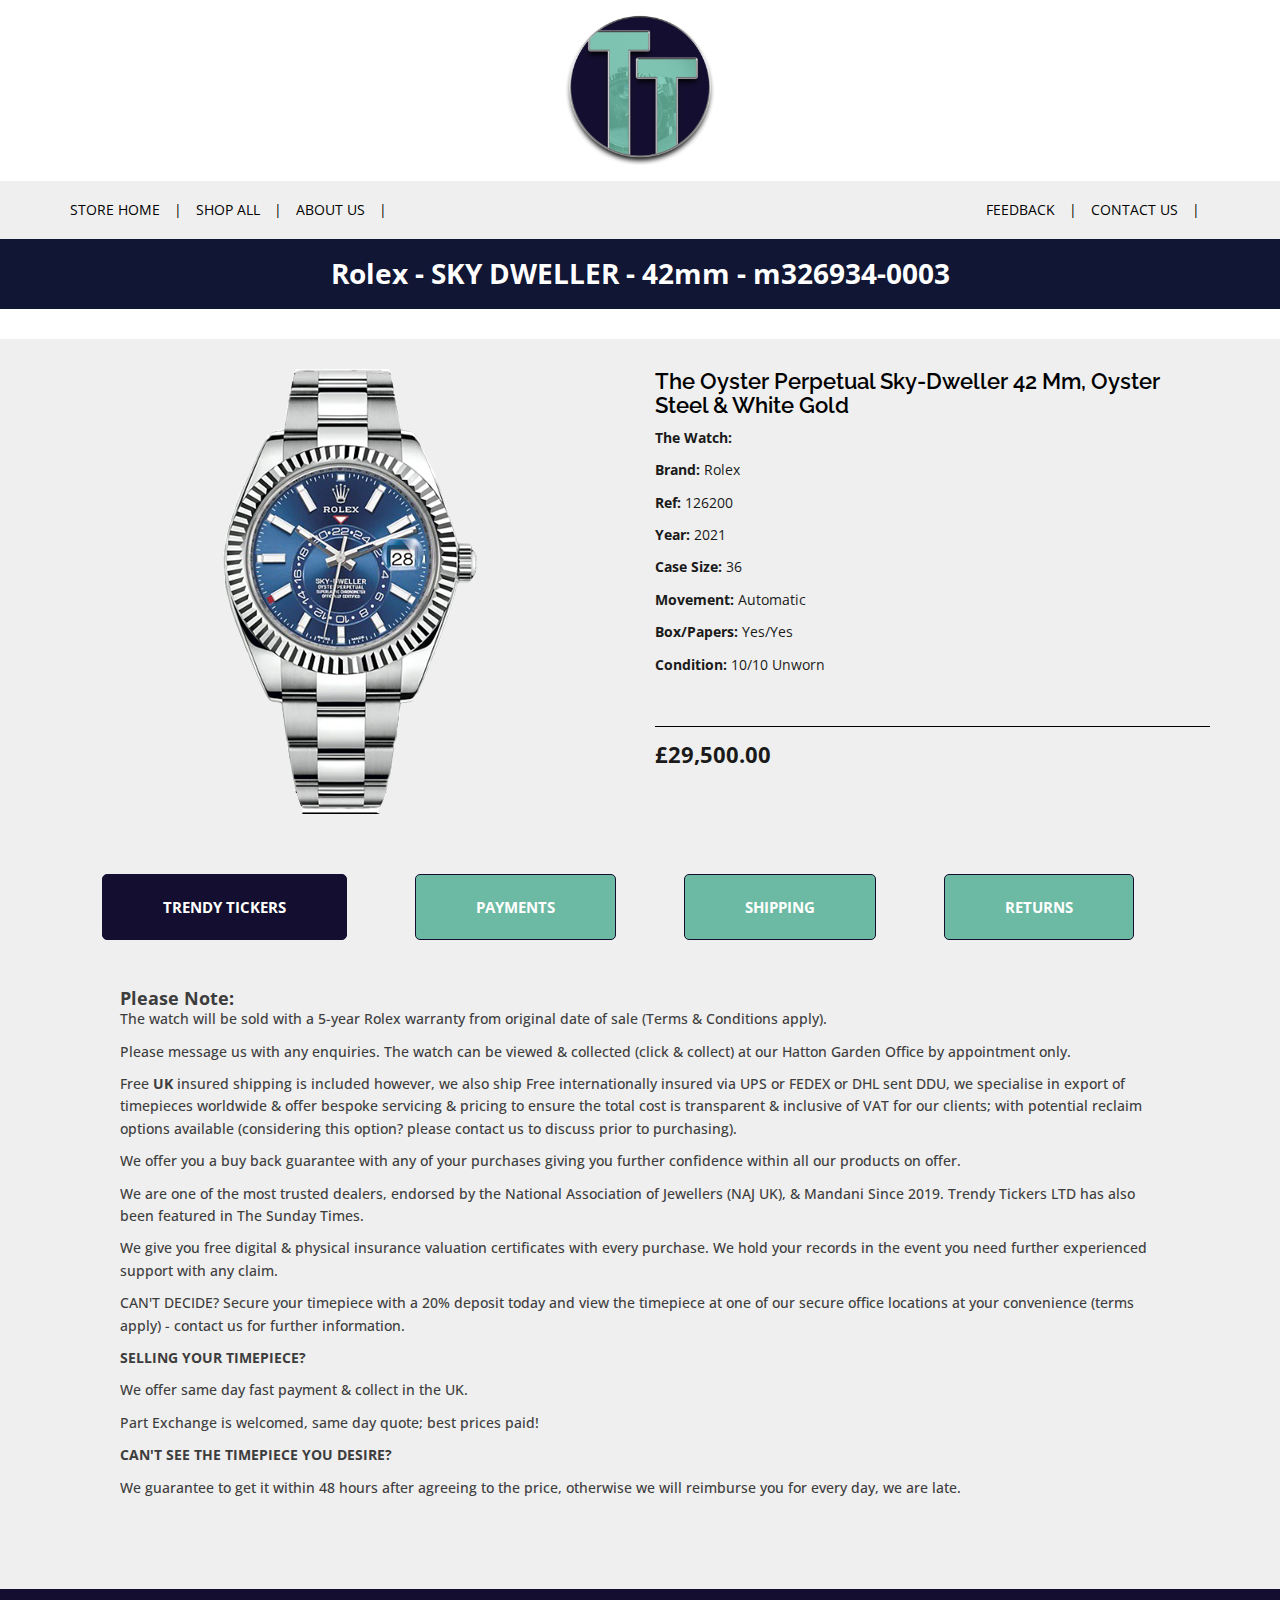
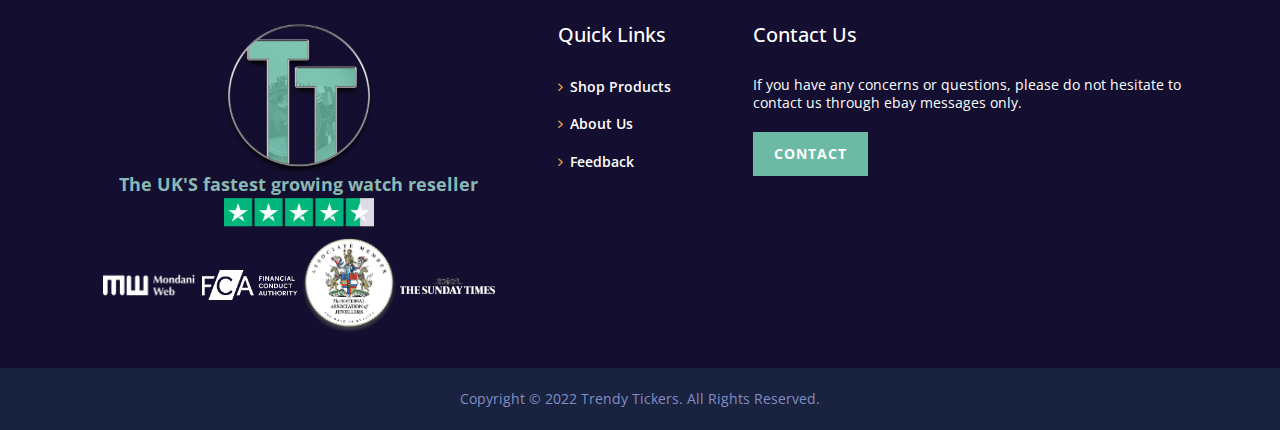
<file: update.html>
<!DOCTYPE html>
<html lang="en">

<head>

<meta charset="utf-8">
<meta https-equiv="x-ua-compatible" content="ie=edge">
<meta name="viewport" content="width=device-width, initial-scale=1">
<title>ebay template</title>
<!-- ======= google fonts ======= -->
<link href="https://fonts.googleapis.com/css?family=Open+Sans:400,600,700,800" rel="stylesheet">
<link href="https://fonts.googleapis.com/css?family=Raleway:300,400,500,600,700,800" rel="stylesheet">
<!-- ======= css ======= -->
<link rel="stylesheet" href="https://maxcdn.bootstrapcdn.com/bootstrap/3.3.5/css/bootstrap.min.css">
<link rel="stylesheet" href="https://maxcdn.bootstrapcdn.com/font-awesome/4.4.0/css/font-awesome.min.css">
<link rel="stylesheet" href="https://rony-sarkar.github.io/trendytickers/css/style.css">

</head>

<body>
<div class="main-div">
<!-- ======= header area start ======= -->
<div class="logo-area">
<div class="container">
<div class="row">
<div class="col-md-12">
<!-- logo part start-->
<div class="logo text-center">
<a href="https://www.ebay.co.uk/sch/trendytickers/m.html?_nkw=&_armrs=1&_ipg=&_from=" target="_blank"><img src="https://rony-sarkar.github.io/trendytickers/images/logo.png" alt=""></a>
</div>
<!-- logo part end-->
</div>
</div>
</div>
</div>
<div class="header-top">
<div class="container">
<div class="row">
<div class="col-sm-6">
<div class="support">
<div class="menu-top">
<ul>
<li><a href="https://www.ebay.co.uk/sch/trendytickers/m.html?_nkw=&_armrs=1&_ipg=&_from=" target="_blank">Store home</a>
<span class="separate">|</span>
</li>
<li><a href="https://www.ebay.co.uk/sch/trendytickers/m.html?_nkw=&_armrs=1&_ipg=&_from=" target="_blank">Shop all</a>
<span class="separate">|</span>
</li>
<li><a href="https://www.ebay.co.uk/usr/trendytickers/" target="_blank">about us</a>
<span class="separate">|</span>
</li>
</ul>
</div>
</div>
</div>
<div class="col-sm-6">
<!-- welcome part start-->
<div class="support">
<div class="menu-top text-right">
<ul>
<li><a href="https://www.ebay.co.uk/fdbk/feedback_profile/trendytickers?filter=feedback_page:All&_trksid=p2545226.m2531.l4585" target="_blank">Feedback</a>
<span class="separate">|</span>
</li>
<li><a href="https://www.ebay.co.uk/cnt/intermediatedFAQ?requested=trendytickers&_trksid=p2545226.m2531.l4583&rt=nc" target="_blank">contact us</a> <span class="separate">|</span></li>
</ul>
</div>
</div>
<!-- welcome part end-->
</div>
</div>
</div>
</div>

<!-- ======= header area end ======= -->

<!-- ======= product title area start ======= -->
<section class="title-area">
<div class="container">
<div class="row">
<div class="col-md-12">
<div class="pro-title">
<h3>

<!-- product title start -->

Rolex - SKY DWELLER - 42mm - m326934-0003

<!-- product title end -->

</h3>
</div>
</div>
</div>
</div>
</section>
<!-- ======= product title area end ======= -->

<!-- ======= product area start ======= -->
<section class="product-area">
<div class="container">
<div class="row">
<div class="col-md-6">
<div class="gallery-content text-center">
<img src="https://rony-sarkar.github.io/trendytickers/images/pro.png" alt="">
</div>
</div>
<div class="col-md-6">
<div class="product-dec">

<h3>The Oyster Perpetual Sky-Dweller 42 mm, Oyster Steel & White Gold</h3>
<p><b>The Watch:</b></p>
<p><b>Brand:</b> Rolex </p>
<p><b>Ref:</b> 126200 </p>
<p><b>Year:</b> 2021 </p>
<p><b>Case Size:</b> 36 </p>
<p><b>Movement:</b> Automatic </p>
<p><b>Box/Papers:</b> Yes/Yes</p> 
<p><b>Condition:</b> 10/10 Unworn</p>

<div class="price">
<span>£29,500.00</span>
</div>

</div>
</div>
</div>
</div>
</section>
<!-- ======= product area end ======= -->

<!-- ======= tab area start ======= -->
<div class="tab-part-area">
<div class="container">
<div class="row">
<div class="col-md-12">
<div class="tab-area">
<input id="tab1" name="tabs" checked="" type="radio">
<label for="tab1">trendy tickers</label>
<input id="tab2" name="tabs" type="radio">
<label for="tab2">Payments</label>
<input id="tab3" name="tabs" type="radio">
<label for="tab3">Shipping</label>
<input id="tab4" name="tabs" type="radio">
<label for="tab4">Returns</label>

<!-- tab info start -->
<section id="content1" class="tab-section">
<div class="tab-list">
<h3>Please Note:</h3>
<p>The watch will be sold with a 5-year Rolex warranty from original date of sale (Terms & Conditions apply).</p>
<p>Please message us with any enquiries. The watch can be viewed & collected (click & collect) at our Hatton Garden Office by appointment only.</p>
<p>Free <b>UK</b> insured shipping is included however, we also ship Free internationally insured via UPS or FEDEX or DHL sent DDU, we specialise in export of timepieces worldwide & offer bespoke servicing & pricing to ensure the total cost is transparent & inclusive of VAT for our clients; with potential reclaim options available (considering this option? please contact us to discuss prior to purchasing).</p>
<p>We offer you a buy back guarantee with any of your purchases giving you further confidence within all our products on offer.</p>
<p>We are one of the most trusted dealers, endorsed by the National Association of Jewellers (NAJ UK), & Mandani Since 2019. Trendy Tickers LTD has also been featured in The Sunday Times.</p>
<p>We give you free digital & physical insurance valuation certificates with every purchase. We hold your records in the event you need further experienced support with any claim.</p>
<p>CAN'T DECIDE? Secure your timepiece with a 20% deposit today and view the timepiece at one of our secure office locations at your convenience (terms apply) - contact us for further information.</p>
<p><b>SELLING YOUR TIMEPIECE?</b></p>
<p>We offer same day fast payment & collect in the UK.</p> 
<p>Part Exchange is welcomed, same day quote; best prices paid!</p>
<p><b>CAN'T SEE THE TIMEPIECE YOU DESIRE?</b></p>
<p>We guarantee to get it within 48 hours after agreeing to the price, otherwise we will reimburse you for every day, we are late.</p>
</div>
</section>
<!-- tab info end -->

<!-- tab info start -->
<section id="content2" class="tab-section">
<div class="tab-list">
<h3>All major credit cards</h3>
</div>
</section>
<!-- tab info end -->

<!-- tab info start -->
<section id="content3" class="tab-section">
<div class="tab-list">
<h3>Orders are generally shipped within 24 hours via USPS First class with tracking number. </h3>
</div>
</section>
<!-- tab info end -->

<!-- tab info start -->
<section id="content4" class="tab-section">
<div class="tab-list">
<p>If you are not satisfied with your purchase, you may return it for a refund in its original packaging (excluding shipping and handling charges) within 60 days. Exchanges will be honored if the item received is defective.</p>
</div>
</section>
<!-- tab info end -->

</div>
</div>
</div>
</div>
</div>
<!-- ======= tab area end ======= -->

<!-- ======= footer area star ======= -->
<div class="footer-top">
<div class="container">
<div class="row">
<div class="col-md-5 col-sm-4">
<div class="footer-widget footer-logo">
<a href="https://www.ebay.co.uk/sch/trendytickers/m.html?_nkw=&_armrs=1&_ipg=&_from=" target="_blank"><img src="https://rony-sarkar.github.io/trendytickers/images/logo.png" alt=""></a>
<div class="text-center">
<h3 style="color: #8AB9B5; font-weight: bold; font-size: 18px;">The UK'S fastest growing watch reseller</h3>
<img src="https://rony-sarkar.github.io/trendytickers/images/fed.png" alt="">
</div>
<div class="pat text-center">
<img src="https://rony-sarkar.github.io/trendytickers/images/1.png" alt="">
<img src="https://rony-sarkar.github.io/trendytickers/images/2.png" alt="">
<img src="https://rony-sarkar.github.io/trendytickers/images/3.png" alt="">
<img src="https://rony-sarkar.github.io/trendytickers/images/4.png" alt="">
</div>
</div>
</div>
<div class="col-md-2 col-sm-3">
<div class="footer-widget">
<h2>Quick links</h2>
<ul>
<li><a href="https://www.ebay.co.uk/sch/trendytickers/m.html?_nkw=&_armrs=1&_ipg=&_from=" target="_blank">shop products</a></li>
<li><a href="https://www.ebay.co.uk/usr/trendytickers/" target="_blank">about us</a></li>
<li><a href="https://www.ebay.co.uk/fdbk/feedback_profile/trendytickers?filter=feedback_page:All&_trksid=p2545226.m2531.l4585" target="_blank">Feedback</a></li>
</ul>
</div>
</div>
<div class="col-md-5 col-sm-5">
<div class="footer-widget">
<h2>contact us</h2>
<p>If you have any concerns or questions, please do not hesitate to contact us through ebay messages only.</p>
<a href="https://www.ebay.co.uk/cnt/intermediatedFAQ?requested=trendytickers&_trksid=p2545226.m2531.l4583&rt=nc" class="sub-btn" target="_blank">contact</a>
</div>
</div>
</div>
</div>
</div>
<footer class="main-footer">
<div class="container">
<div class="row">
<div class="col-md-12">
<div class="copy-right text-center">
<p>Copyright © 2022 Trendy Tickers. All Rights Reserved.</p>
</div>
</div>
</div>
</div>
</footer>
<!-- ======= footer area end ======= -->
</div>
</body>

</html>
</file>
